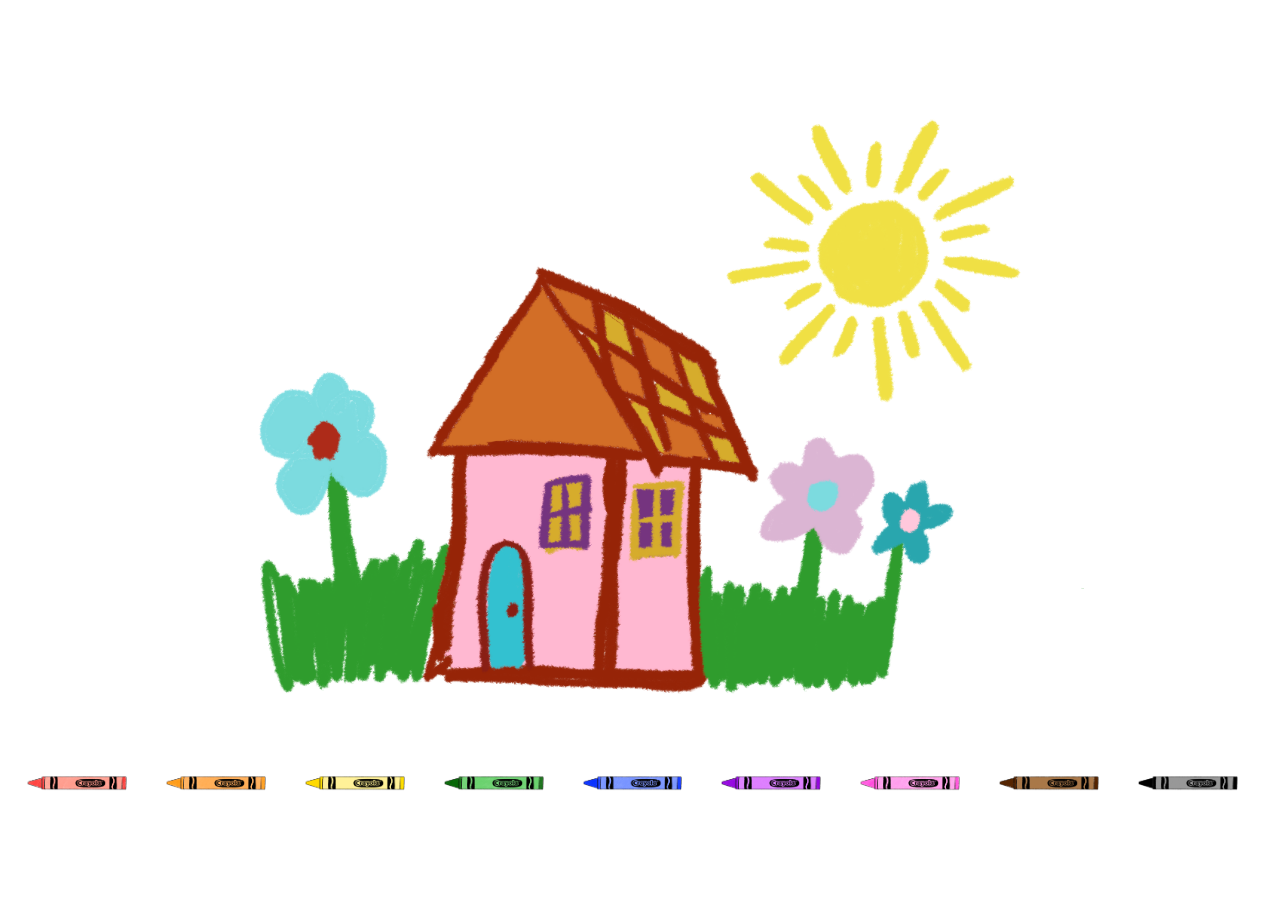
<file: final_portfolio/index.html>
<head>
    <link rel="stylesheet" href="style.css">
</head>
<body>
    <div class="house">
        <a href="DSGN 1020_ Reading Responses.pdf">
            <img class="house" src="House.png">
        </a>
    </div>
    <section>
        <div class="container">
            <a href="https://codepen.io/Gabrielle-Lederman/pen/dyrmoXB" class="item"><img src="Red_Crayon.png" alt="Red Crayon"></a>
            <a href="https://codepen.io/Gabrielle-Lederman/pen/ZEPPJGQ" class="item"><img src="Orange_Crayon.png" alt="Orange Crayon"></a>
            <a href="https://gableder.github.io/portfolio/portfolio.html" class="item"><img src="Yellow_Crayon.png" alt="Yellow Crayon"></a>
            <a href="https://gableder.github.io/portfolio/portfolio.html" class="item"><img src="Green_Crayon.png" alt="Yellow Crayon"></a>
            <a href="https://gableder.github.io/s2a2/index.html" class="item"><img src="Blue_Crayon.png" alt="Green Crayon"></a>
            <a href="https://editor.p5js.org/gableder/sketches/VLBgH0UPY" class="item"><img src="Purple_Crayon.png" alt="Blue Crayon"></a>
            <a href="https://alexocoslay.github.io/S3A1/S3A1index.html" class="item"><img src="Pink_Crayon.png" alt="Purple Crayon"></a>
            <a href="https://elizyj.github.io/s3a2/index.html" class="item"><img src="Brown_Crayon.png" alt="Pink Crayon"></a>
            <a href="https://gableder.github.io/S3FP/index.html" class="item"><img src="Black_Crayon.png" alt="Brown Crayon"></a>
        </div>
    </section>
    
</body>
</file>
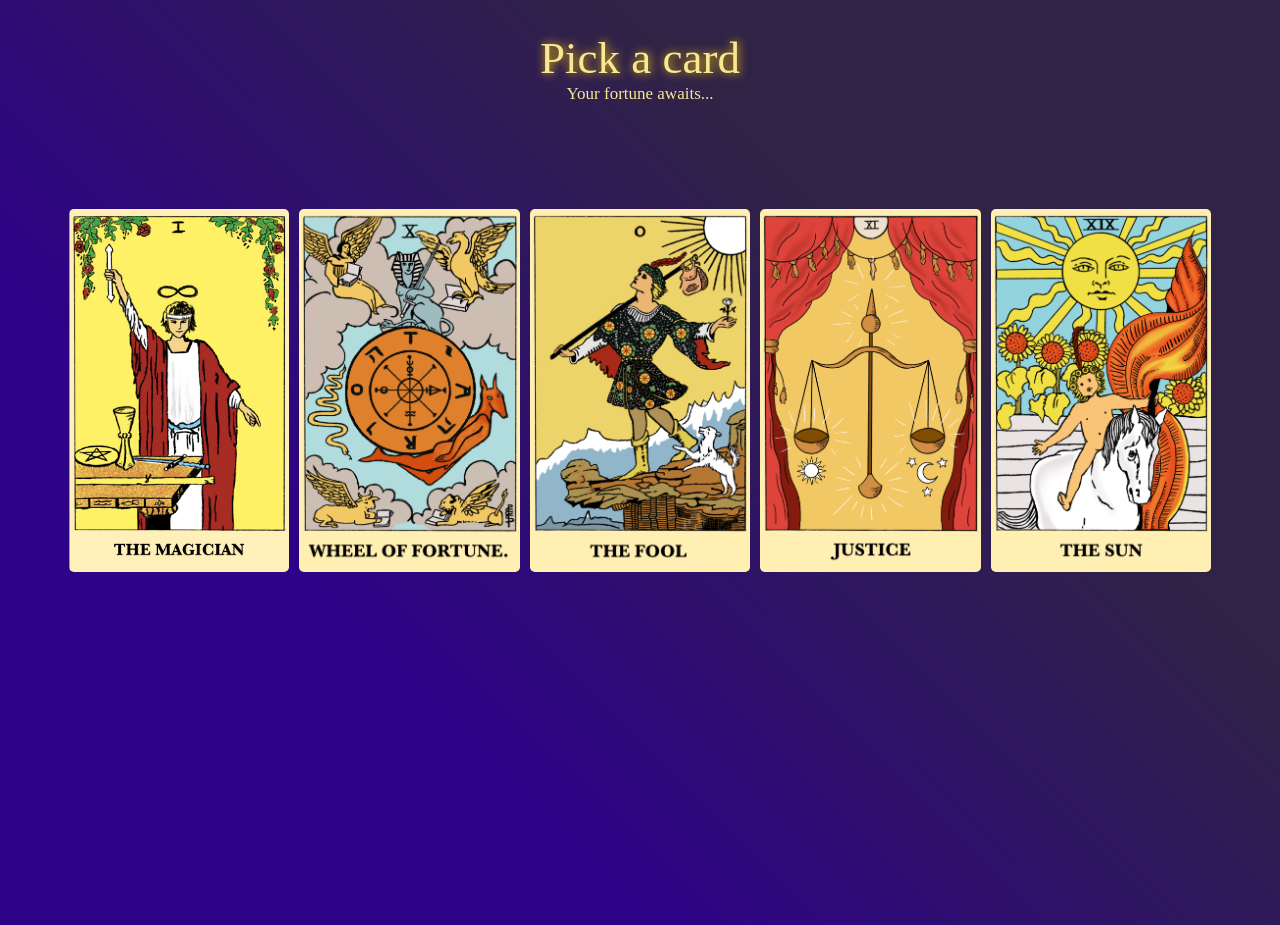
<file: s2a2/index.html>
<head> 
    <link rel="stylesheet" href="style.css">
</head>
<body>
    <div id="background">
        <div id="heading" class="floating">Pick a card</div>
        <div id="subtext">Your fortune awaits...</div>
    </div>
    <div class="wrapper">
        <div class="grid-item">
            <!-- The Magician -->
            <a href="#hidden1"> <img class="hoverImages" src="Magician.png" alt="This image is of 'The Magician' tarot card, 
                which is the number one card of the Major Arcana in most traditional Tarot decks. The 
                illustration shows a man standing at a table with one hand pointed to the sky and the 
                other pointing to the ground, embodying the phrase 'as above, so below'. On the table, 
                there are various symbolic items typically associated with the Magician: a cup, a pentacle, 
                a sword, and a wand, each representing the four suits of the tarot and the four elements. 
                Above his head is the infinity symbol, signifying infinite potential and knowledge. The 
                background is yellow, indicating optimism and energy, and the table is set upon a lush garden, 
                which suggests growth and flourishing potential. The card is bordered by red roses and white lilies, 
                representing desire and purity respectively. The word 'THE MAGICIAN' is inscribed at the bottom."> </a>
        </div>
        <a id="hidden1" class="lightbox" href="#">
            <img src="Magician.png" alt="Tarot card with Magician ">
                <p><span style="font-size: 30px">You're lucky!</span>
                    <br>
                    Whether you believe in destiny or not, things are lining up for your benefit. 
                    Think of surprising offers and new opportunities. Consider this a chance to
                    discover more about yourself and listen to your gut.
                </p>
        </a>

        <div class="grid-item"> 
            <!-- Wheel of Fortune -->
            <a href="#hidden2"> <img class="hoverImages" src="Wheel_Of_Fortune.png" alt="This image is of 'The Wheel of Fortune' tarot card, 
                which is the tenth card of the Major Arcana in traditional Tarot decks. The card features a large 
                wheel in the center with alchemical symbols and Hebrew letters that spell out 'YHWH' (Yahweh), the 
                name of God in Judaism. There are also the letters 'TARO' that can be read in the wheel, which 
                relate to the tarot and also to the word 'rota', meaning wheel. On the wheel are three figures: 
                a sphinx sitting on top, a snake on the left descending, and on the right, Anubis (or a devil-like figure) 
                is ascending. Surrounding the wheel are four winged creatures, each holding a book, in the corners of the
                card, representing the four evangelists of the Christian tradition or the four fixed signs of the zodiac. 
                The background is a sky-blue color, suggesting the celestial element of fate. The phrase 'WHEEL of FORTUNE' 
                is written at the bottom. The imagery represents the cyclical nature of fate and destiny, the ups and downs 
                of life, and the principle that all circumstances are temporary and subject to change."> </a>
        </div>
        <a id="hidden2" class="lightbox" href="#">
            <img src="Wheel_Of_Fortune.png" alt="Tarot card with Wheel of Fortune">
                <p><span style="font-size: 30px">You're powerful!</span> 
                    <br>
                    The outer world will follow if you create your inner world. 
                    Yet, you have to focus on achieving your dream. Get rid of any 
                    discretions and make a detailed plan to stay on track.
                </p>
        </a>

        <div class="grid-item">
            <!-- The Fool -->
            <a href="#hidden3"> <img class="hoverImages" src="The_Fool.png" alt="You're powerful! 
            The outer world will follow if you create your inner world. 
            Yet, you have to focus on achieving your dream. Get rid of any 
            discretions and make a detailed plan to stay on track."> </a>
        </div>
        <a id="hidden3" class="lightbox" href="#">
            <img src="The_Fool.png" alt="Tarot card with Magician ">
                <p><span style="font-size: 30px">You have unlimited potential!</span>
                    <br>
                    You're on the verge of an unexpected
                    and exciting new adventure in your daily life. There will be a rewarding
                    experience that will contribute to your growth as a human being.
                </p>
        </a>

        <div class="grid-item">
            <!-- Justice -->
            <a href="#hidden4"> <img class="hoverImages" src="Justice.png" alt="You're powerful! 
            The outer world will follow if you create your inner world. 
            Yet, you have to focus on achieving your dream. Get rid of any 
            discretions and make a detailed plan to stay on track."> </a>
        </div>
        <a id="hidden4" class="lightbox" href="#">
            <img src="Justice.png" alt="Tarot card with Magician ">
                <p><span style="font-size: 30px">Justice has been restored!</span>
                    <br>
                    If you have been wronged, this card's appearance may bring you relief. 
                    On the other hand, if your actions caused pain to others, this card serves as 
                    a warning.
                </p>
        </a>

        <div class="grid-item"> 
            <!-- The Sun -->
            <a href="#hidden5"> <img class="hoverImages" src="The_Sun.png" alt="You're powerful! 
            The outer world will follow if you create your inner world. 
            Yet, you have to focus on achieving your dream. Get rid of any 
            discretions and make a detailed plan to stay on track."> </a>
        </div>
        <a id="hidden5" class="lightbox" href="#">
            <img src="The_Sun.png" alt="Tarot card with Magician ">
                <p><span style="font-size: 30px">You're shining! </span>
                    <br>
                    You have a significant sense of deserved confidence right now. 
                    Life is particularly good, and the sun is shining your way as 
                    you reach the goals that you set.
                </p>
        </a>
    </div>

</body>
</file>
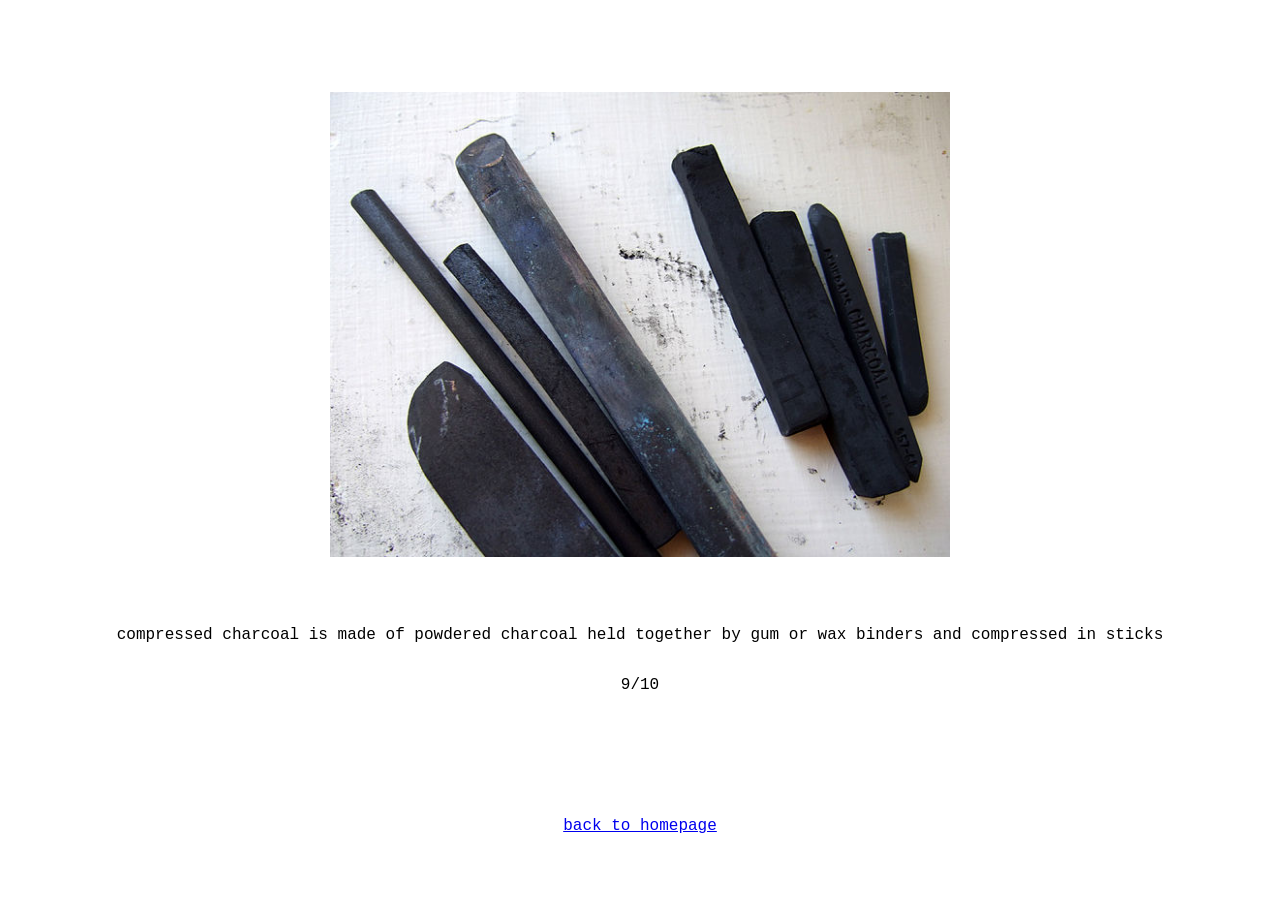
<file: portfolio/charcoal.html>
<head>
    <link rel="stylesheet" href="style.css">
</head>

<body>
    <br>
    <br>
    <br>
    <br>
    <a>
        <img class="image" src="charcoal.jpeg">
    </a>
    <p id="text">compressed charcoal is made of powdered charcoal 
        held together by gum or wax binders and compressed in sticks
        <br>
        <br>
        9/10
    </p>
    <p id="text" class="homepage">
        <a href="portfolio.html">back to homepage</a>
    </p>
</body>
</file>
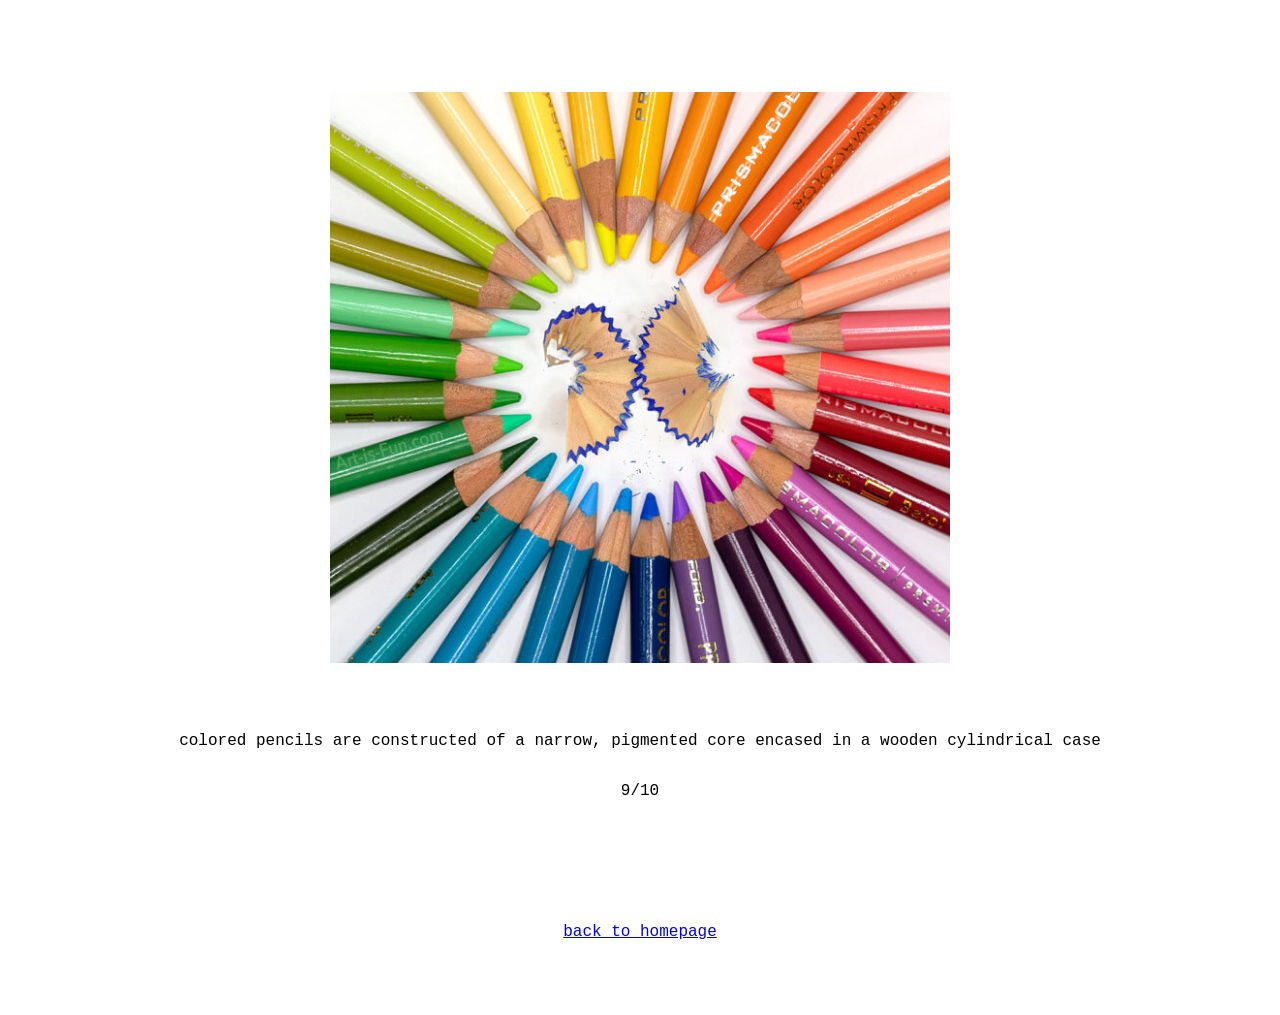
<file: portfolio/coloredpencil.html>
<head>
    <link rel="stylesheet" href="style.css">
</head>

<body>
    <br>
    <br>
    <br>
    <br>
    <a>
        <img class="image" src="coloredpencils.jpeg">
    </a>
    <p id="text"> colored pencils are constructed of a narrow,
        pigmented core encased in a wooden cylindrical case
        <br>
        <br>
        9/10
    </p>
    <p id="text" class="homepage">
        <a href="portfolio.html">back to homepage</a>
    </p>
</body>
</file>
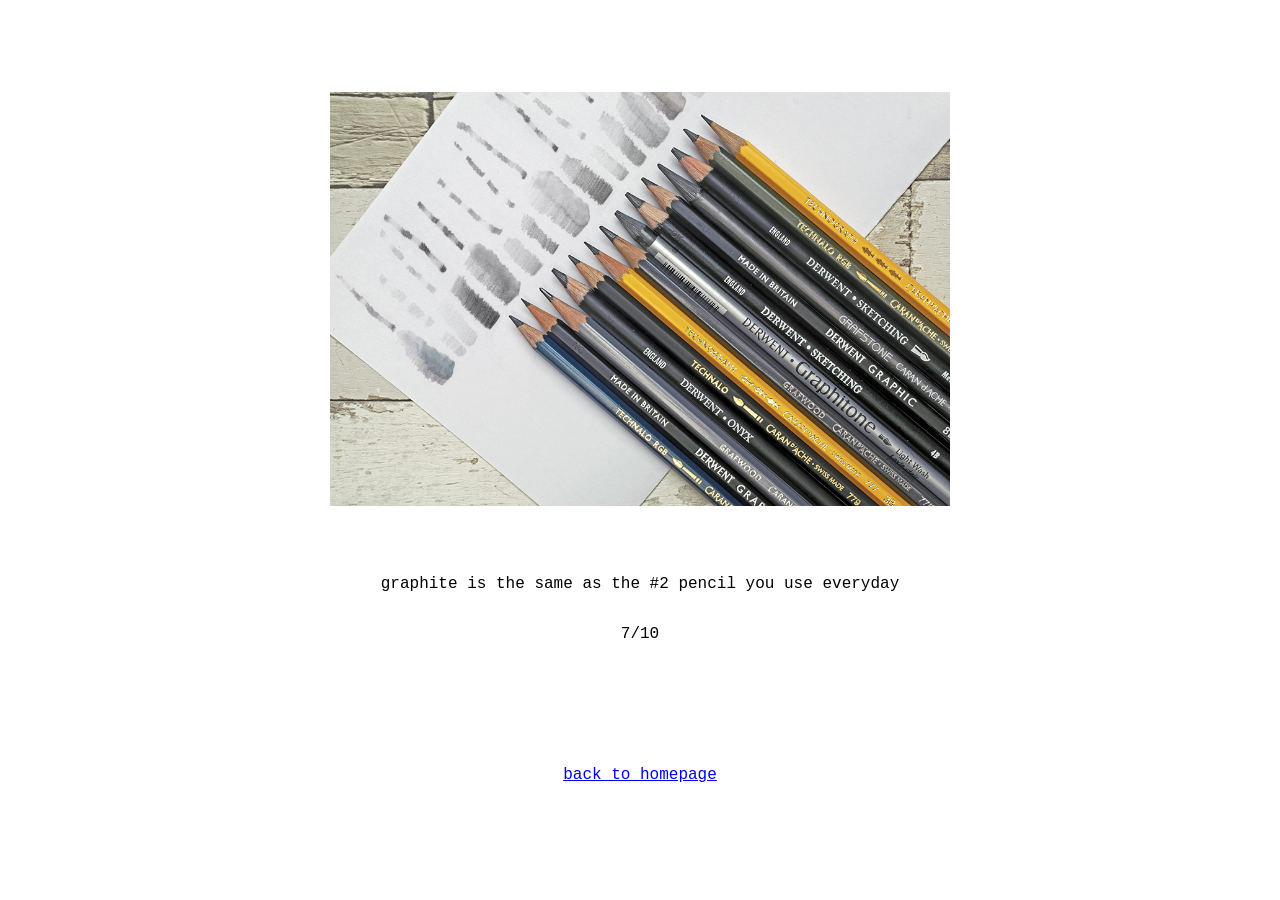
<file: portfolio/graphite.html>
<head>
    <link rel="stylesheet" href="style.css">
</head>

<body>
    <br>
    <br>
    <br>
    <br>
    <a>
        <img class="image" src="pencils.jpeg">
    </a>
    <p id="text">graphite is the same as the #2 pencil you use everyday
        <br>
        <br>
        7/10
    </p>
    <p id="text" class="homepage">
        <a href="portfolio.html">back to homepage</a>
    </p>
</body>
</file>
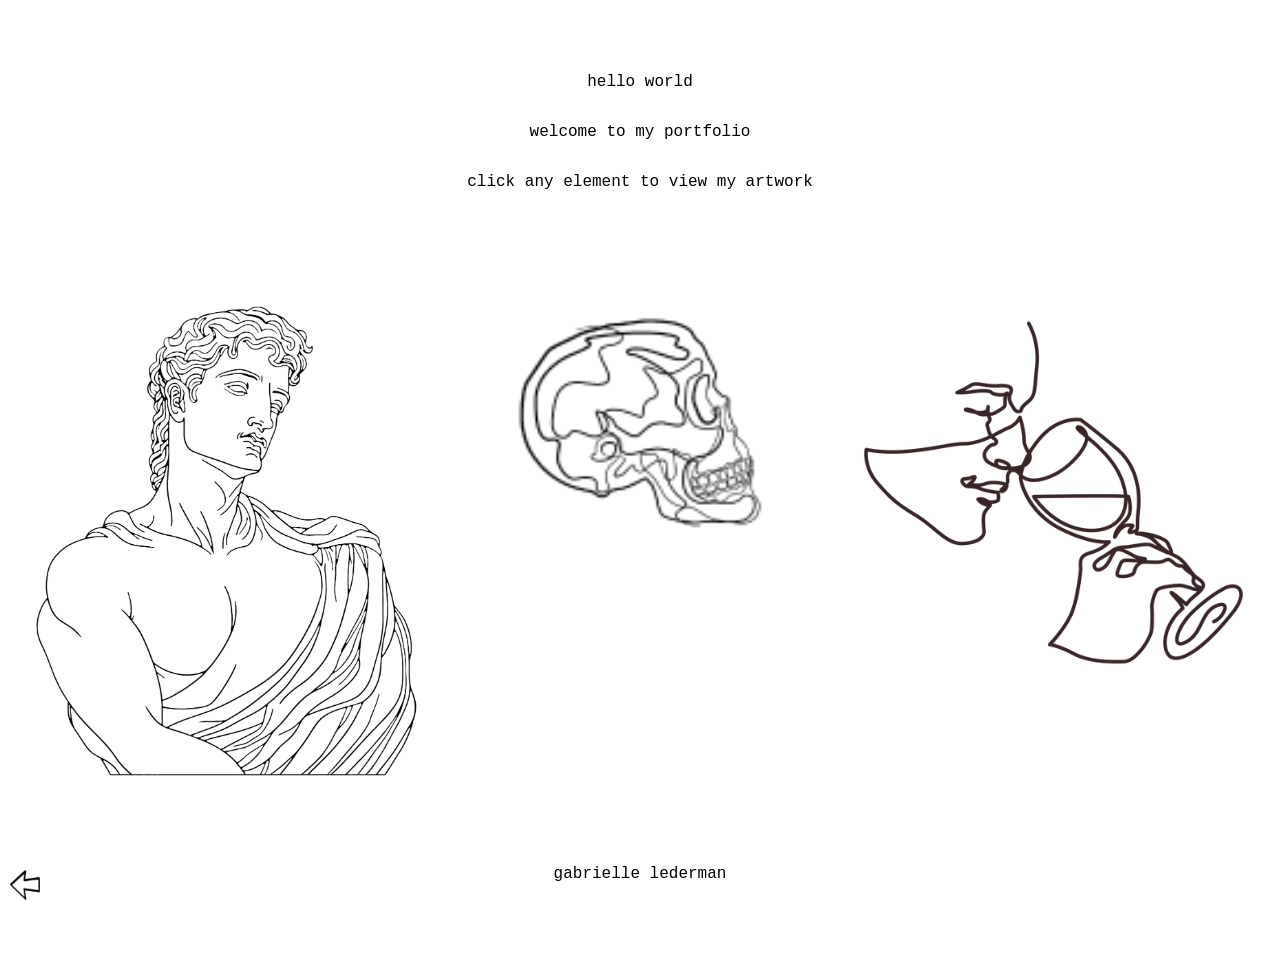
<file: portfolio/portfolio.html>
<head>
    <link rel="stylesheet" href="style.css">
</head>
<body>
    <p id="text">hello world 
        <br>
        <br> welcome to my portfolio
        <br> 
        <br> click any element to view my artwork <br>
        <br>
    </p>
    <div id="gridtilewrapper">
        <a href="statue.html"> 
            <img class="gridimage" src="greek statue cover.png">
        </a>
        <a href="skull.html"> 
            <img class="gridimage" src="new skull cover.webp">
        </a>
        <a href="wine.html">
            <img class="gridimage" src="wine glass line drawing cover .png">
        </a>
    </div> 
    <p id="text" class="homepage">
        gabrielle lederman
    </p> 
    <div id="icon">
        <a href="https://elizyj.github.io/s1fp/">
            <img class="image" src="transparent-arrow-left-md.png">
        </a>
    </div>
    
</body>
</file>
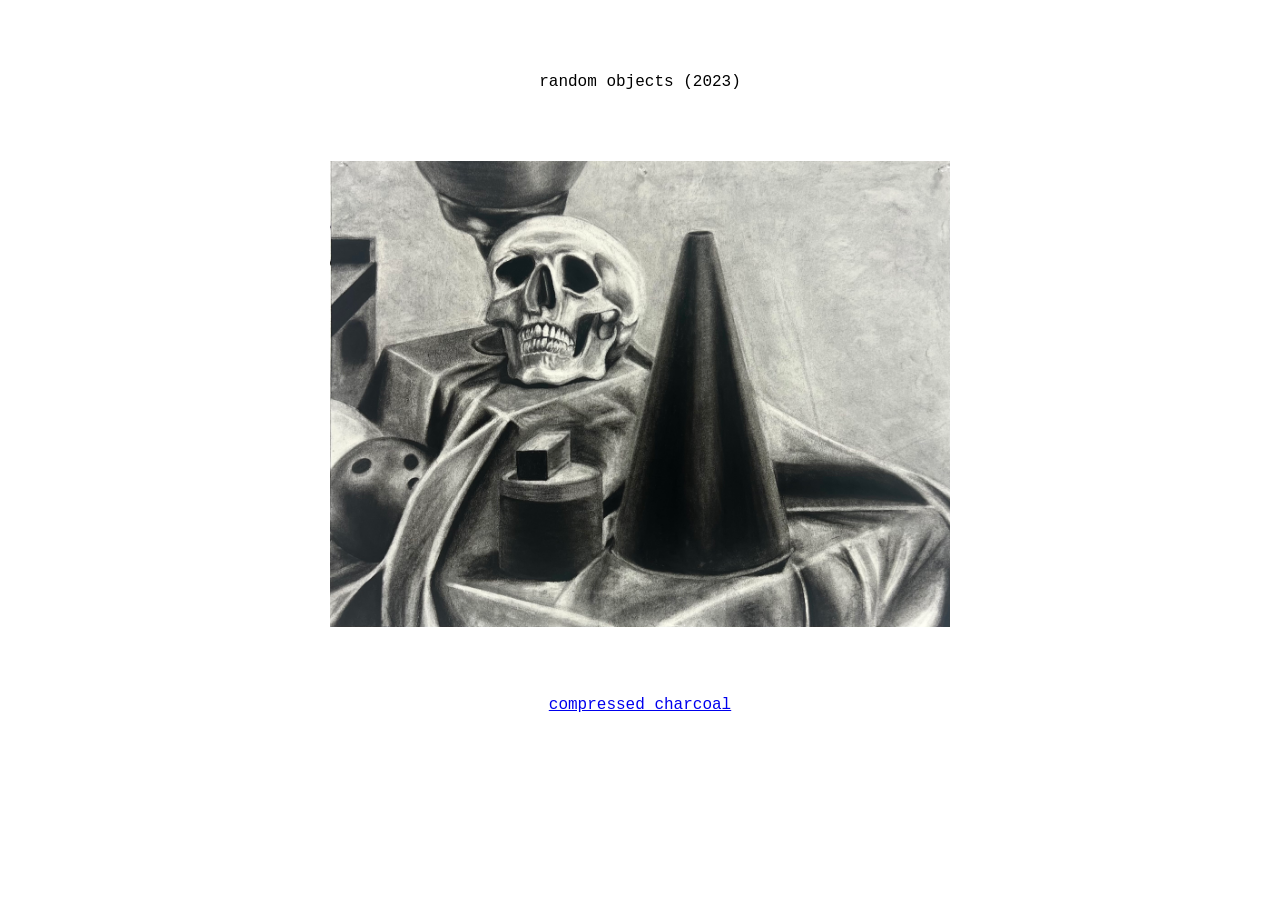
<file: portfolio/skull.html>
<head>
    <link rel="stylesheet" href="style.css">
</head>
<body>
    <p id="text">
        random objects (2023)
        <br>
    </p> 
    <img class="image" src="skull.jpeg" class="center">
    <p id="text"> 
        <a href="charcoal.html">compressed charcoal</a>
    </p>
</body>
</file>
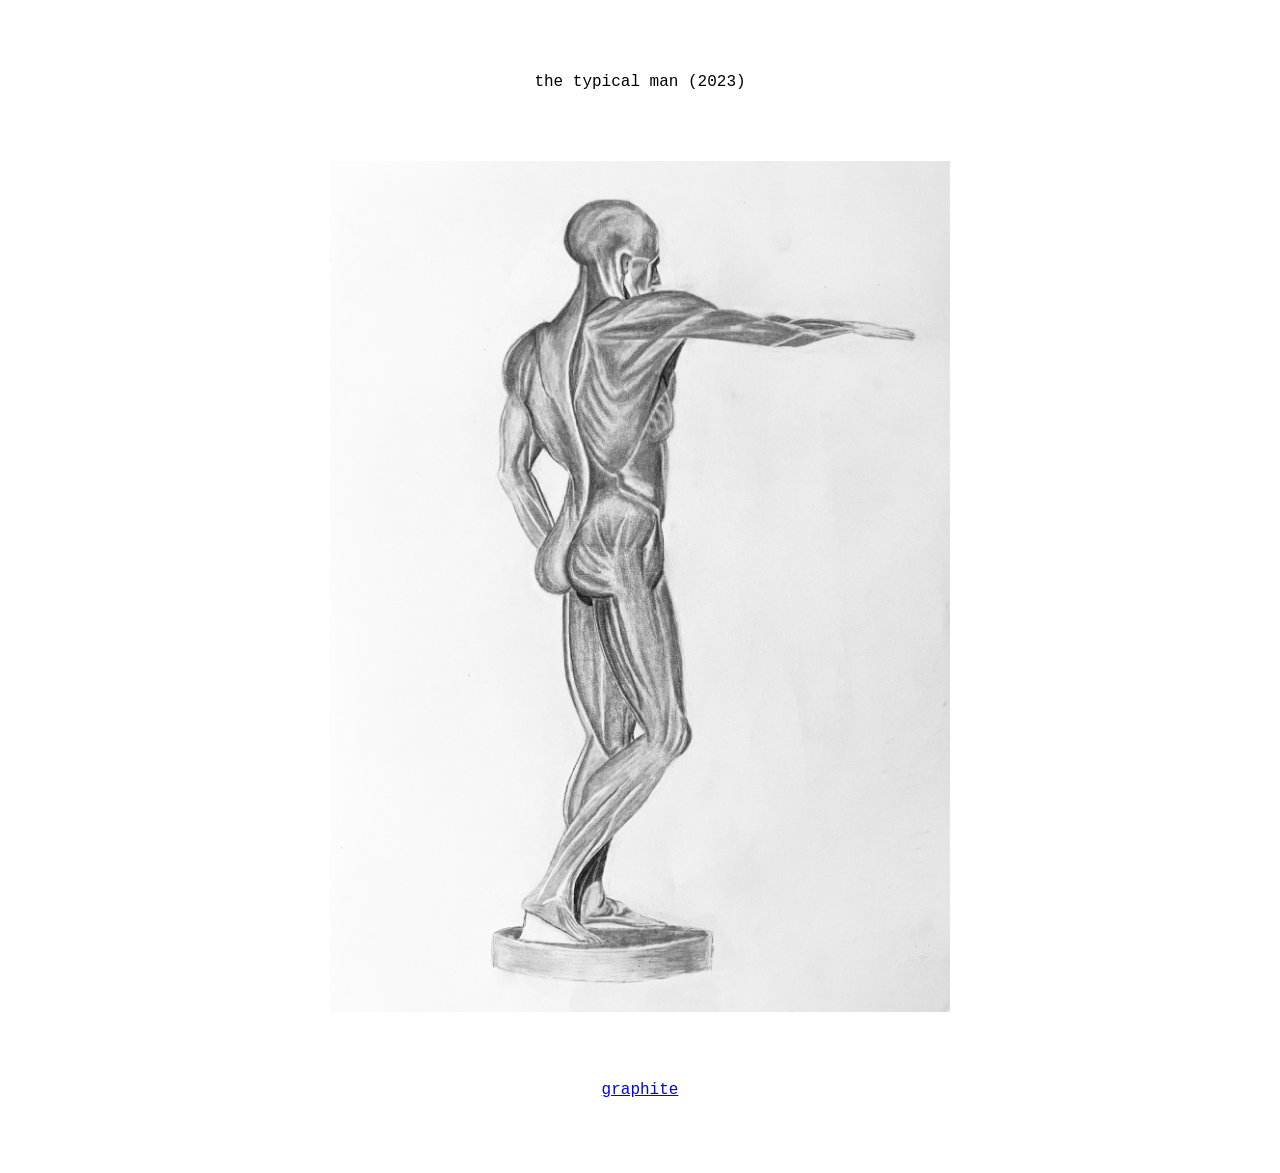
<file: portfolio/statue.html>
<head>
    <link rel="stylesheet" href="style.css">
</head>
<body>
    <p id="text">
        the typical man (2023)
    </p> 
    <img class="image" src="statue.jpeg" class="center">
    <p id="text"> 
        <a href="graphite.html">graphite</a>
    </p>
</body>
</file>
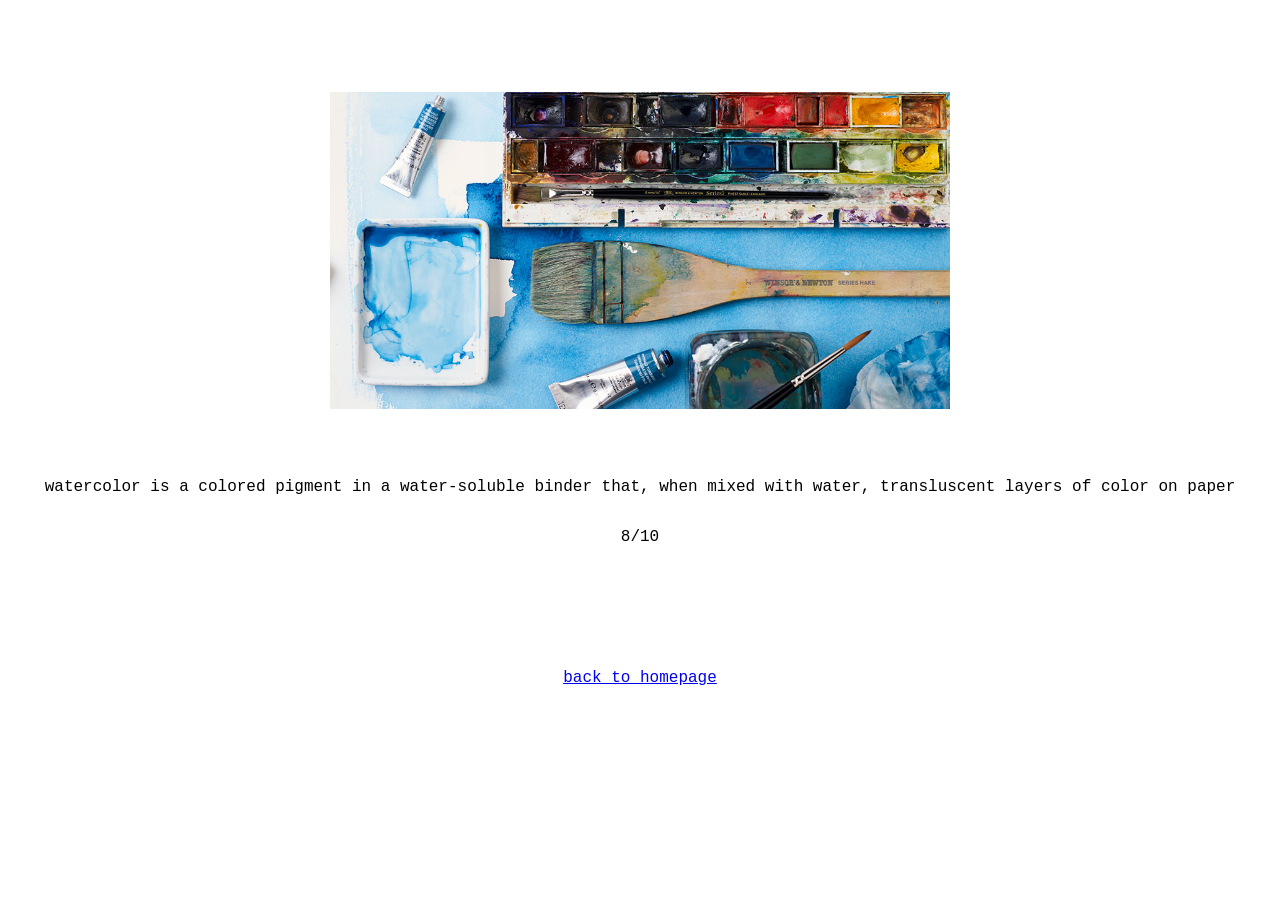
<file: portfolio/watercolor.html>
<head>
    <link rel="stylesheet" href="style.css">
</head>

<body>
    <br>
    <br>
    <br>
    <br>
    <a>
        <img class="image" src="watercolor.jpeg">
    </a>
    <p id="text"> watercolor is a colored pigment in a 
        water-soluble binder that, when mixed with water, 
        transluscent layers of color on paper
        <br>
        <br>
        8/10
    </p>
    <p id="text" class="homepage">
        <a href="portfolio.html">back to homepage</a>
    </p>
</body>
</file>
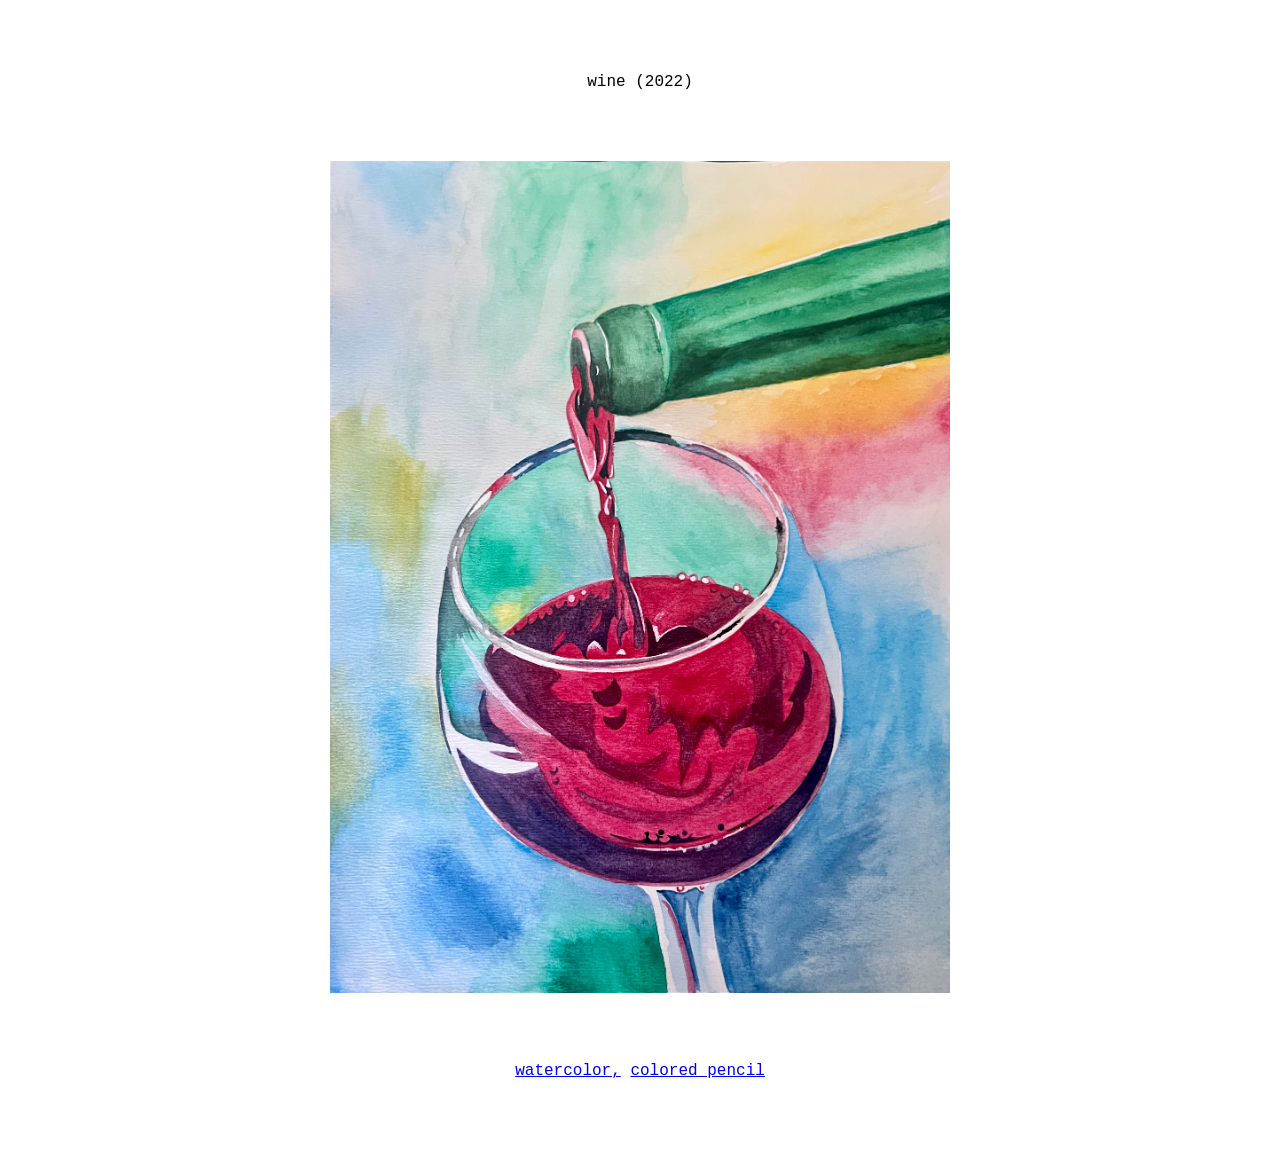
<file: portfolio/wine.html>
<head>
    <link rel="stylesheet" href="style.css">
</head>
<body>
    <p id="text">
        wine (2022)
    </p> 
    <img class="image" src="wine.jpeg" class="center">
    <p id="text"> 
        <a href="watercolor.html">watercolor,</a>
        <a href="coloredpencil.html">colored pencil</a>
    </p>
</body>
</file>
<file: final_portfolio/style.css>
body {
    /* color: white; */
    margin: 0;
    min-height: 100vh;
    /* padding-top: 25px;
    font-family: cursive; */
    background: white;
}

.house {
    width: 100vh;
    display: block;
    margin-left: auto;
    margin-right: auto;
    padding-top: 50px;
}

section {
    display: flex;
    justify-content: center;
    align-items: center;
    padding: 20px; /* Adds padding around the section for better spacing */
}

.container {
    display: flex; /* Sets the container to a flexbox */
    flex-wrap: wrap; /* Allows items to wrap to the next line on small screens */
    justify-content: center; /* Centers items horizontally */
    gap: 10px; /* Space between items */
    max-width: 100%; /* Ensures the container does not exceed the width of its parent */
}

.item {
    flex: 1 1 10%;
    min-width: 100px;
    position: relative; /* Needed for absolute positioning of pseudo-elements */
    overflow: hidden; /* Keeps the shadow or any effect within the boundaries of the item */
}

.item img {
    width: 100%;
    height: auto;
    transition: transform 0.3s ease-in-out; /* Smooth transition for transform */
    display: block; /* Removes bottom space/gap */
}

.item:hover img {
    transform: scale(1.1); /* Zooms the image on hover */
    box-shadow: 0 0 20px 0 rgb(254, 234, 155);
}
</file>
<file: s2a2/style.css>
body{
    color: white;
    margin: 0;
    min-height: 100vh;
    padding-top: 25px;
    font-family: cursive;
    background: linear-gradient(45deg,rgb(45, 3, 135) 30%, rgb(48, 35, 69) 70%);
}


#heading {
    color: #f7e894;
    font-size: 45px;
    text-align: center;
    text-shadow: rgb(246, 197, 0) 1px 0 10px;
    /* width: auto; */
}

#subtext {
    color: #f7e894;
    font-size: 17px;
    text-align: center;
}

.floating {
    animation-name: floating;
    animation-duration: 4.5s;
    animation-iteration-count: infinite;
    animation-timing-function: ease-in-out;
    margin-top: 7px;
}

@keyframes floating {
    0% { transform: translate(0,  0px); }
    50%  { transform: translate(0, 10px); }
    100%   { transform: translate(0, -0px); }    
}

.wrapper {
    padding-left: 5vw;
    width: 90vw;
    padding-top: 100px;
}

.wrapper > .grid-item {
    width: calc(20% - 10px);
    min-width: 100px;
    padding: 5px;
    float: left;
}

.wrapper > .grid-item > a {
    width: 100%;
}

.wrapper > .grid-item > a > img {
    max-width: 100%;
    border-radius: 5px;
    /* transition: box-shadow 0.3s ease-in-out; */
}

.wrapper > .grid-item > a > img:hover{
    box-shadow: 0 0 20px 0 rgb(254, 234, 155);
    display: flex;
}

.lightbox {
    position: fixed;
    top: 0;
    left: 0;
    width: 100vw;
    height: 100vh;
    background-color: rgba(0, 0, 0, 0.85);
    text-align: center;
}

a.lightbox {
    text-decoration: none;
    color: #f2e8ad;
    text-shadow: rgb(246, 197, 0) 1px 0 10px;
}


.lightbox img {
    /* padding-top: 7vh; */
    /* width: 20%; */
    margin-top: 7vh;
    width: 20vw;
    height: auto;
    border-radius: 5px;
}

#hidden1, #hidden2, #hidden3, #hidden4, #hidden5 {
    display: none;
}

#hidden1:target, #hidden2:target, #hidden3:target, #hidden4:target, #hidden5:target {
    display: block;
}

img.hoverImages {
    /* margin: 20px; */
    transition: margin 0.5s ease-in-out;
}
  
img.hoverImages:hover {
    cursor: pointer;
    margin-top: -20px;
}
</file>
<file: portfolio/style.css>
html {
    background-color: white;
}

body {
    margin: 20;
}

#text {
    padding-top: 50px;
    padding-bottom: 50px;
    color: black;
    text-align: center;
    line-height: 25px;
    font-family: 'Courier New', Courier, monospace;
}

#gridtilewrapper {
    display: flex;
}

#gridtilewrapper a {
    width: 35%; 
}

.gridimage {
    width: 100%; 
    height: auto;
}

.image {
    display: block;
    margin-left: auto;
    margin-right: auto;
    width: 50%;
}

.portfolioimage {
    width: 100%;
    height: auto;
}

.homepage {
    margin-bottom: auto;
}

#icon img {
    width: 30px;
    height: 30px;
    position: fixed;
    bottom: 0px;
    left: 10px;
}
</file>
